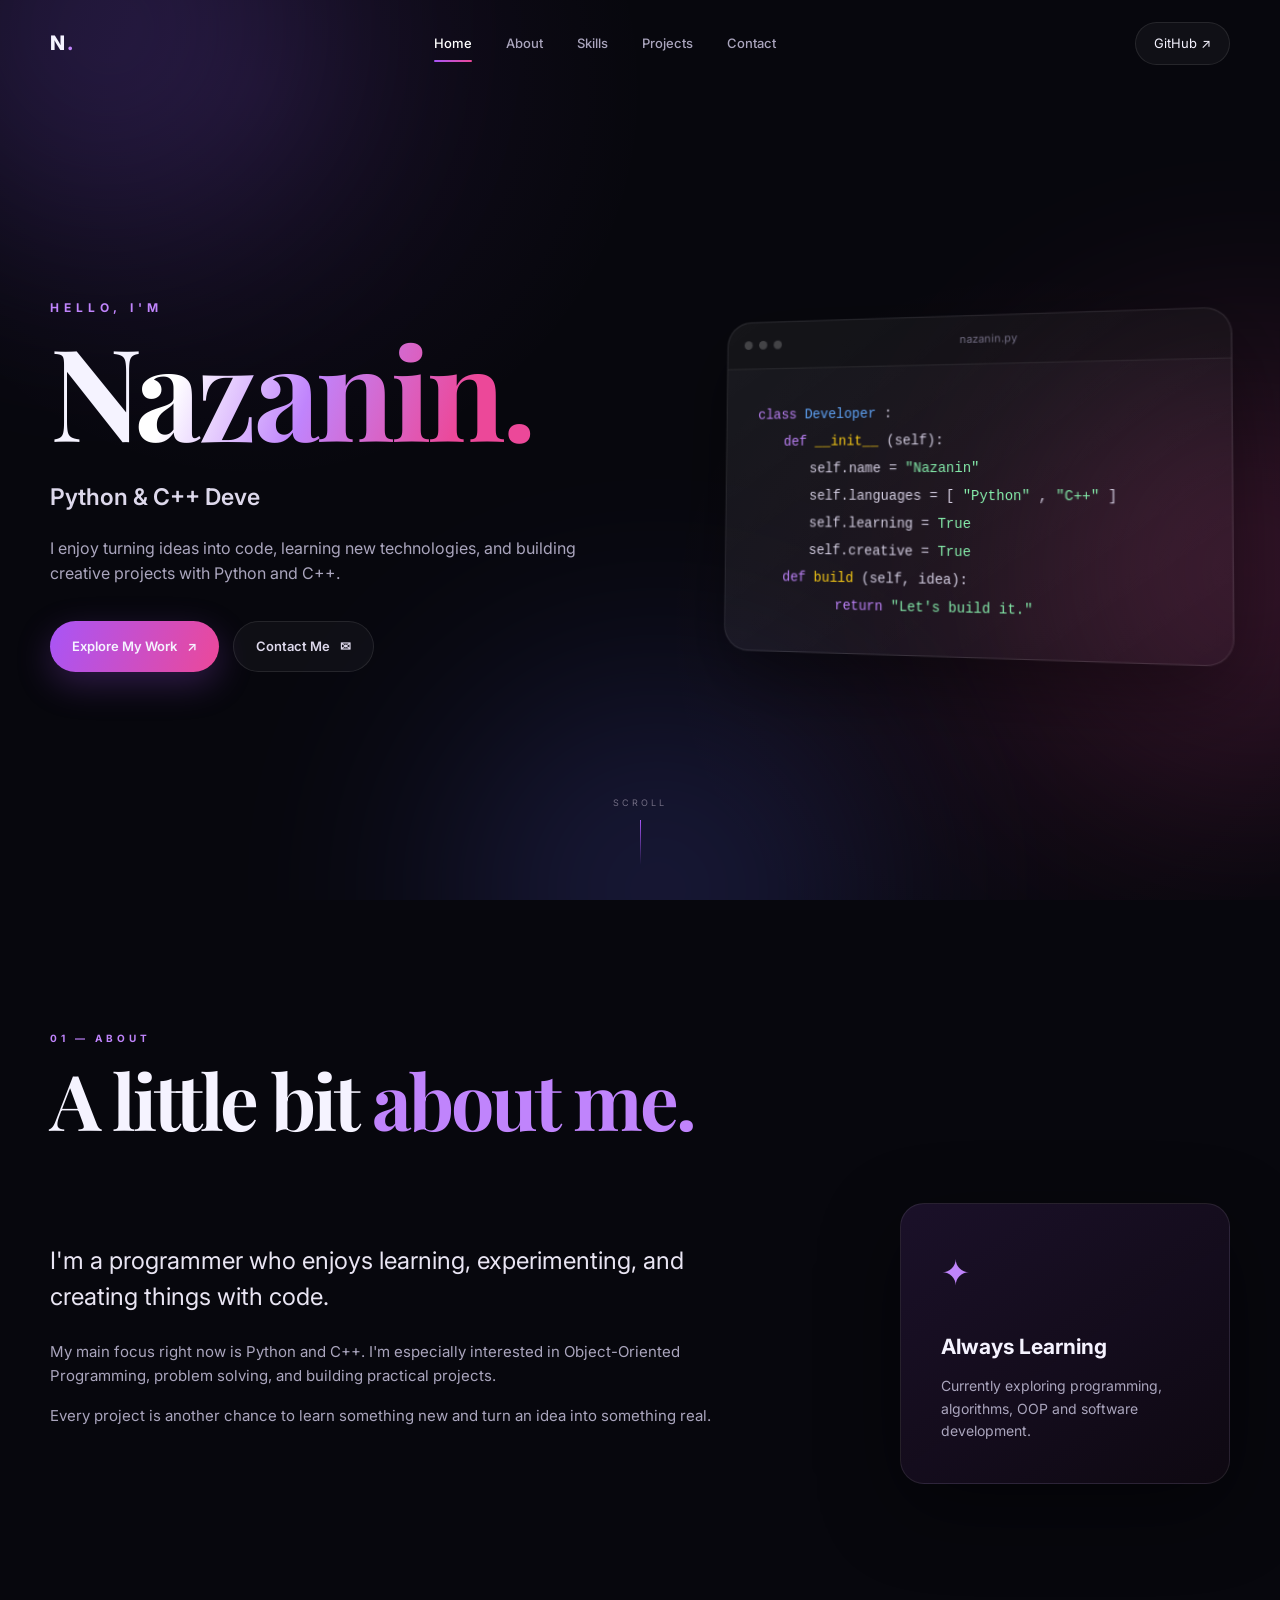
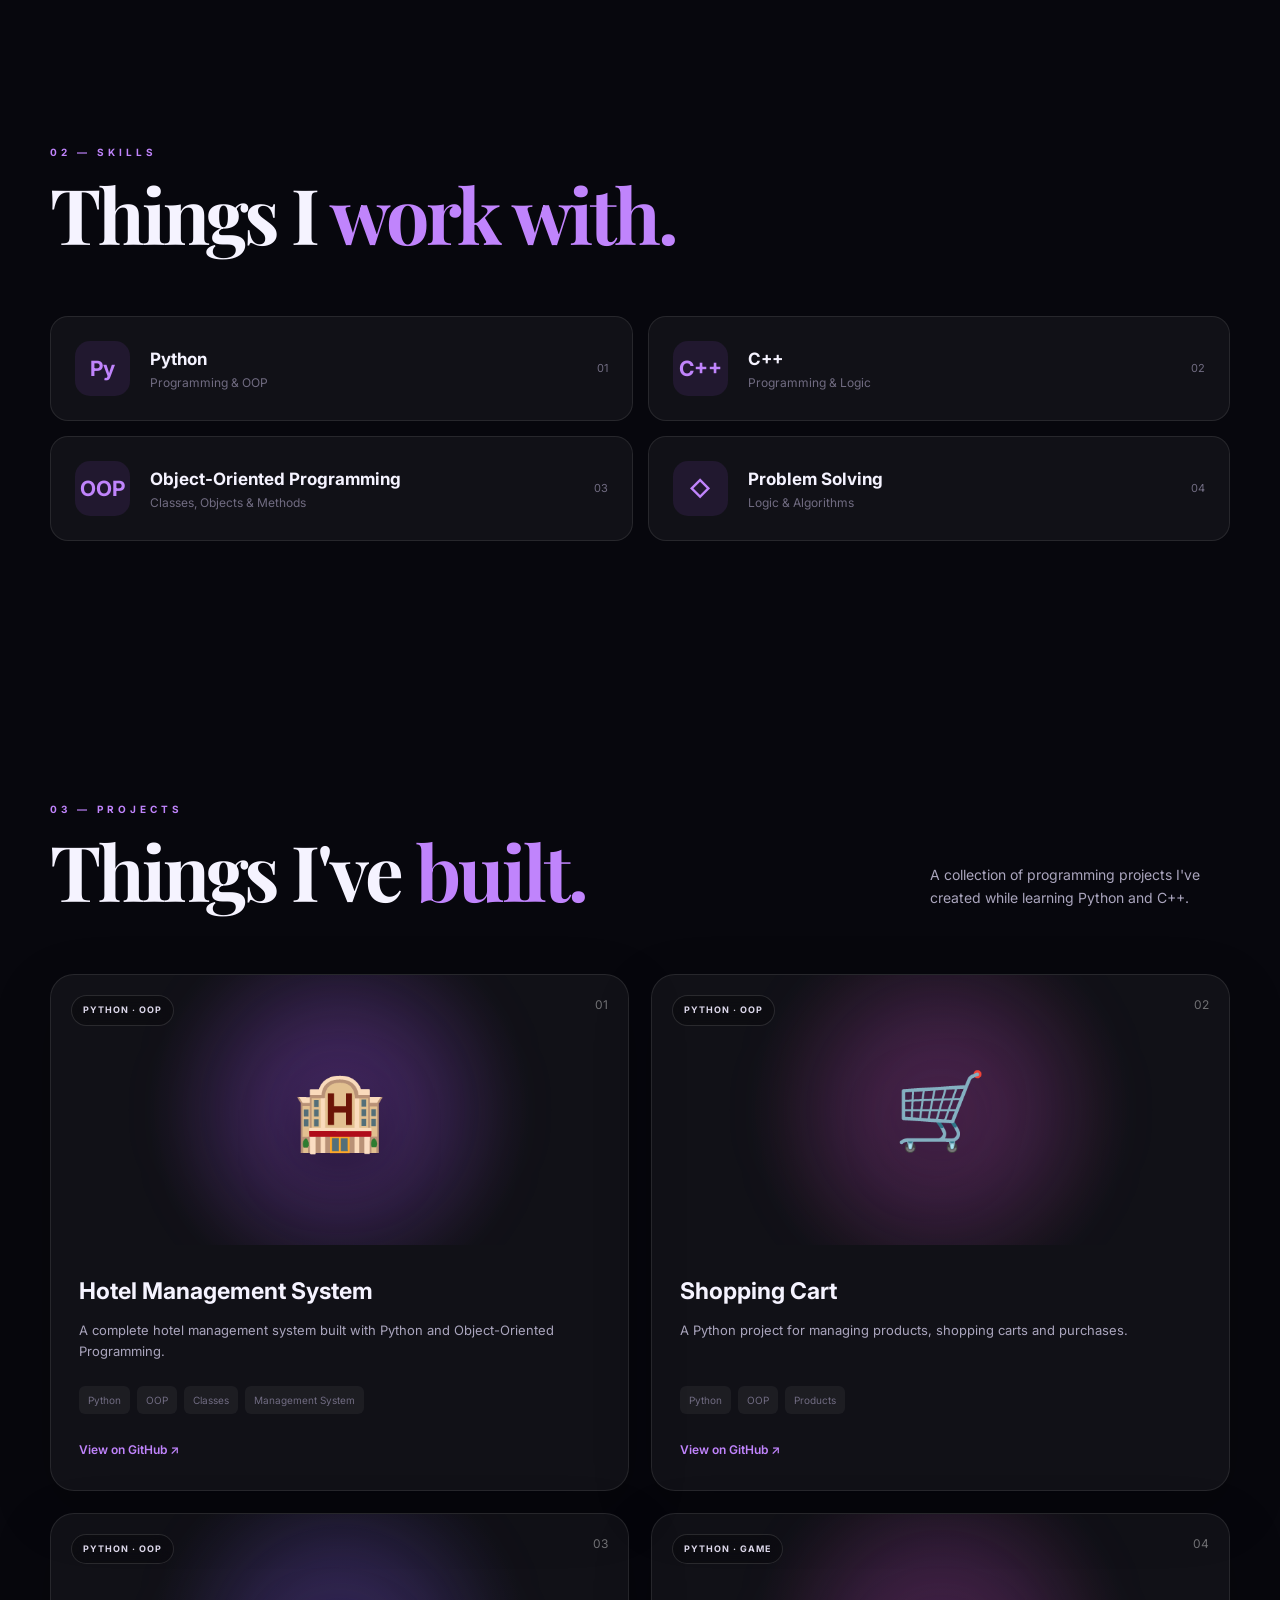
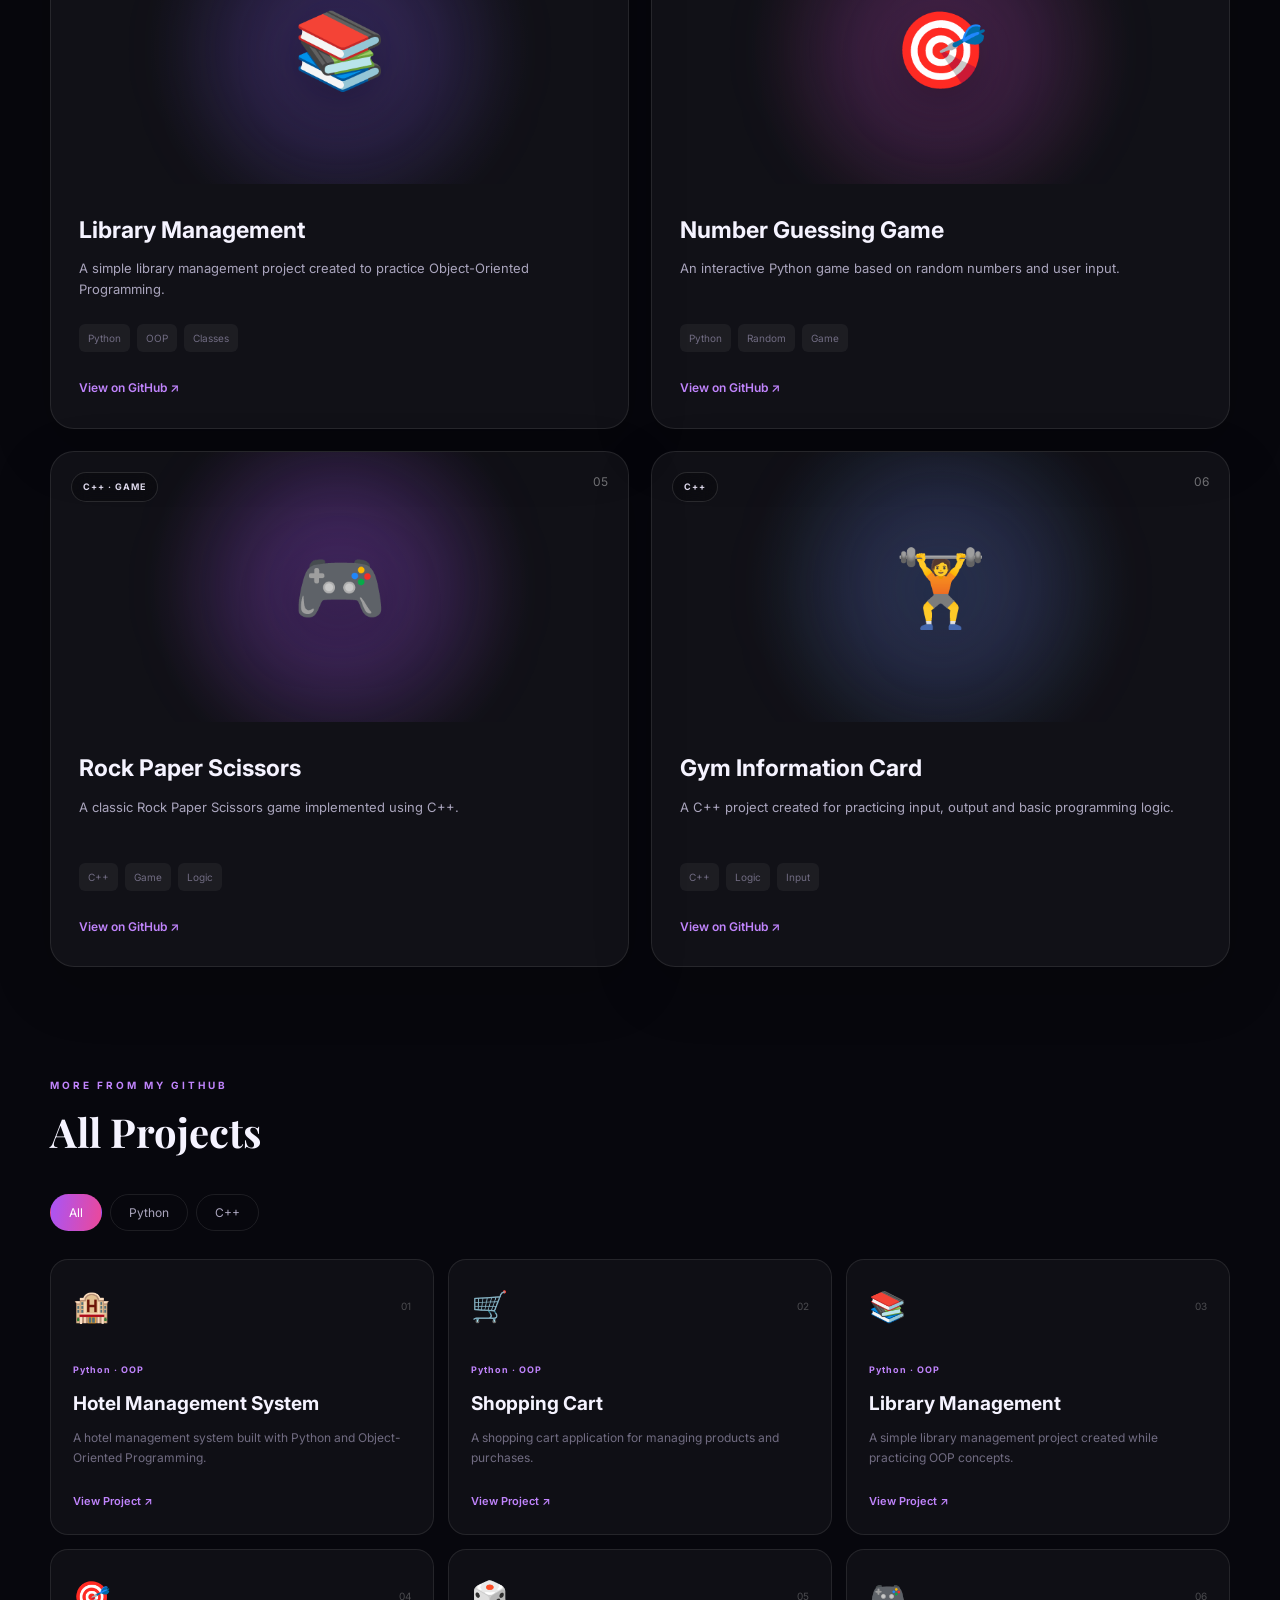
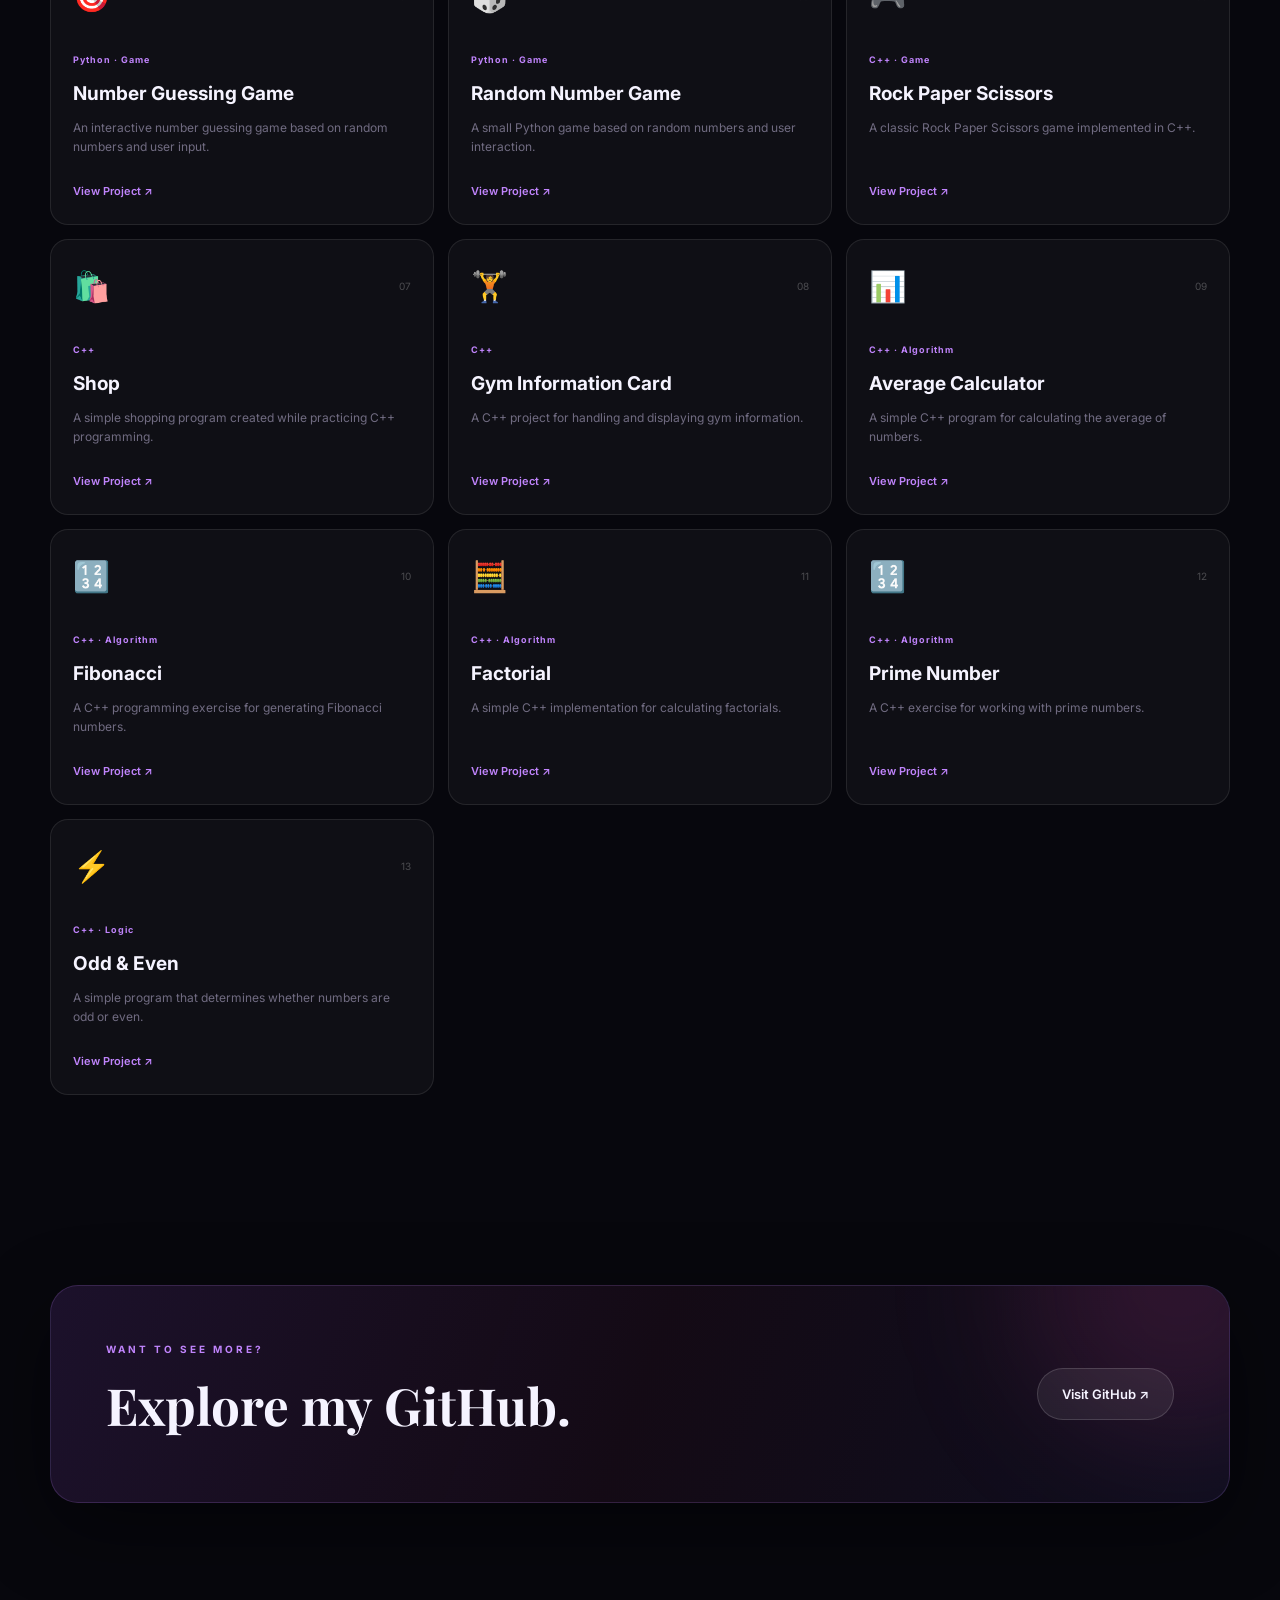
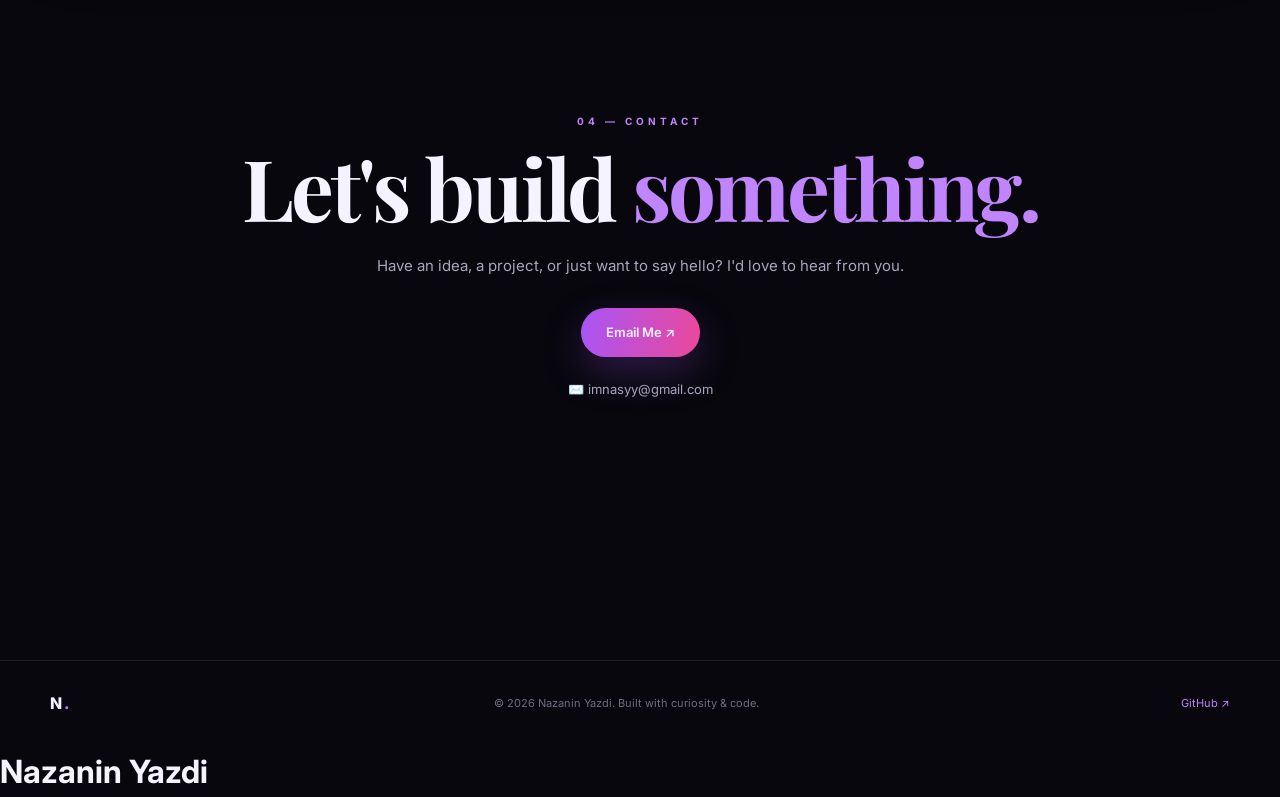
<file: index.html>
<!DOCTYPE html>
<html lang="en">

<head>
    <meta charset="UTF-8">

    <meta
        name="viewport"
        content="width=device-width, initial-scale=1.0"
    >

    <meta
        name="description"
        content="Nazanin's personal developer portfolio — Python & C++ projects."
    >

    <meta
        name="author"
        content="Nazanin Yazdi"
    >

    <title>Nazanin — Developer Portfolio</title>


    <!-- ==============================
         GOOGLE FONTS
    =============================== -->

    <link
        rel="preconnect"
        href="https://fonts.googleapis.com"
    >

    <link
        rel="preconnect"
        href="https://fonts.gstatic.com"
        crossorigin
    >

    <link
        href="https://fonts.googleapis.com/css2?family=Inter:wght@400;500;600;700;800&family=Playfair+Display:wght@500;600;700&display=swap"
        rel="stylesheet"
    >


    <!-- ==============================
         CSS
    =============================== -->

    <link
        rel="stylesheet"
        href="style.css"
    >

</head>


<body>


    <!-- =========================================
         BACKGROUND
    ========================================== -->

    <div class="background">

        <div class="glow glow-one"></div>

        <div class="glow glow-two"></div>

        <div class="glow glow-three"></div>

    </div>



    <!-- =========================================
         NAVBAR
    ========================================== -->

    <header class="navbar">

        <div class="container nav-container">


            <a
                href="#home"
                class="logo"
            >
                N<span>.</span>
            </a>


            <nav class="nav-menu">

                <a
                    href="#home"
                    class="active"
                >
                    Home
                </a>

                <a href="#about">
                    About
                </a>

                <a href="#skills">
                    Skills
                </a>

                <a href="#projects">
                    Projects
                </a>

                <a href="#contact">
                    Contact
                </a>

            </nav>


            <a
                href="https://github.com/nazaninyazdi"
                target="_blank"
                rel="noopener noreferrer"
                class="github-button"
            >
                GitHub ↗
            </a>

        </div>

    </header>



    <!-- =========================================
         HERO
    ========================================== -->

    <main>


        <section
            id="home"
            class="hero"
        >

            <div class="container hero-container">


                <!-- HERO TEXT -->

                <div class="hero-content">


                    <p class="hero-small-title">
                        HELLO, I'M
                    </p>


                    <h1>
                        N<span>azanin.</span>
                    </h1>


                    <h2>
                        Python & C++ Developer
                    </h2>


                    <p class="hero-description">

                        I enjoy turning ideas into code,
                        learning new technologies,
                        and building creative projects
                        with Python and C++.

                    </p>


                    <div class="hero-buttons">


                        <a
                            href="#projects"
                            class="primary-button"
                        >
                            Explore My Work
                            <span>↗</span>
                        </a>


                        <a
                            href="mailto:imnasyy@gmail.com"
                            class="secondary-button"
                        >
                            Contact Me
                            <span>✉</span>
                        </a>


                    </div>


                </div>



                <!-- CODE WINDOW -->

                <div class="hero-code-card">

                    <div class="code-window">


                        <div class="window-top">


                            <div class="window-dots">

                                <span></span>
                                <span></span>
                                <span></span>

                            </div>


                            <p>
                                nazanin.py
                            </p>


                        </div>



                        <div class="code-content">


                            <p>
                                <span class="code-purple">
                                    class
                                </span>

                                <span class="code-blue">
                                    Developer
                                </span>:
                            </p>


                            <p class="indent">

                                <span class="code-purple">
                                    def
                                </span>

                                <span class="code-yellow">
                                    __init__
                                </span>

                                (self):

                            </p>


                            <p class="double-indent">

                                self.name =

                                <span class="code-green">
                                    "Nazanin"
                                </span>

                            </p>


                            <p class="double-indent">

                                self.languages = [

                                <span class="code-green">
                                    "Python"
                                </span>,

                                <span class="code-green">
                                    "C++"
                                </span>

                                ]

                            </p>


                            <p class="double-indent">

                                self.learning =

                                <span class="code-green">
                                    True
                                </span>

                            </p>


                            <p class="double-indent">

                                self.creative =

                                <span class="code-green">
                                    True
                                </span>

                            </p>


                            <p class="indent">
                                <span class="code-purple">
                                    def
                                </span>

                                <span class="code-yellow">
                                    build
                                </span>

                                (self, idea):

                            </p>


                            <p class="triple-indent">

                                <span class="code-purple">
                                    return
                                </span>

                                <span class="code-green">
                                    "Let's build it."
                                </span>

                            </p>


                        </div>

                    </div>

                </div>


            </div>



            <!-- SCROLL INDICATOR -->

            <div class="scroll-indicator">

                <span>
                    SCROLL
                </span>

                <div class="scroll-line"></div>

            </div>


        </section>



        <!-- =========================================
             ABOUT
        ========================================== -->

        <section
            id="about"
            class="section about-section"
        >

            <div class="container">


                <div class="section-heading">

                    <p class="section-number">
                        01 — ABOUT
                    </p>

                    <h2>
                        A little bit
                        <span>about me.</span>
                    </h2>

                </div>



                <div class="about-grid">


                    <div class="about-text">


                        <p class="large-text">

                            I'm a programmer who enjoys
                            learning, experimenting,
                            and creating things with code.

                        </p>


                        <p>

                            My main focus right now is
                            Python and C++. I'm especially
                            interested in Object-Oriented
                            Programming, problem solving,
                            and building practical projects.

                        </p>


                        <p>

                            Every project is another chance
                            to learn something new and turn
                            an idea into something real.

                        </p>


                    </div>



                    <div class="about-card">


                        <div class="about-card-icon">
                            ✦
                        </div>


                        <h3>
                            Always Learning
                        </h3>


                        <p>

                            Currently exploring
                            programming, algorithms,
                            OOP and software development.

                        </p>


                    </div>


                </div>

            </div>

        </section>



        <!-- =========================================
             SKILLS
        ========================================== -->

        <section
            id="skills"
            class="section skills-section"
        >

            <div class="container">


                <div class="section-heading">

                    <p class="section-number">
                        02 — SKILLS
                    </p>

                    <h2>
                        Things I
                        <span>work with.</span>
                    </h2>

                </div>



                <div class="skills-grid">


                    <!-- PYTHON -->

                    <div class="skill-card">

                        <div class="skill-icon">
                            Py
                        </div>


                        <div class="skill-info">

                            <h3>
                                Python
                            </h3>

                            <p>
                                Programming & OOP
                            </p>

                        </div>


                        <span class="skill-number">
                            01
                        </span>

                    </div>



                    <!-- C++ -->

                    <div class="skill-card">

                        <div class="skill-icon">
                            C++
                        </div>


                        <div class="skill-info">

                            <h3>
                                C++
                            </h3>

                            <p>
                                Programming & Logic
                            </p>

                        </div>


                        <span class="skill-number">
                            02
                        </span>

                    </div>



                    <!-- OOP -->

                    <div class="skill-card">

                        <div class="skill-icon">
                            OOP
                        </div>


                        <div class="skill-info">

                            <h3>
                                Object-Oriented Programming
                            </h3>

                            <p>
                                Classes, Objects & Methods
                            </p>

                        </div>


                        <span class="skill-number">
                            03
                        </span>

                    </div>



                    <!-- PROBLEM SOLVING -->

                    <div class="skill-card">

                        <div class="skill-icon">
                            ◇
                        </div>


                        <div class="skill-info">

                            <h3>
                                Problem Solving
                            </h3>

                            <p>
                                Logic & Algorithms
                            </p>

                        </div>


                        <span class="skill-number">
                            04
                        </span>

                    </div>


                </div>

            </div>

        </section>



        <!-- =========================================
             PROJECTS
        ========================================== -->

        <section
            id="projects"
            class="section projects-section"
        >

            <div class="container">


                <div
                    class="section-heading projects-heading"
                >


                    <div>

                        <p class="section-number">
                            03 — PROJECTS
                        </p>

                        <h2>
                            Things I've
                            <span>built.</span>
                        </h2>

                    </div>


                    <p class="projects-intro">

                        A collection of programming
                        projects I've created while
                        learning Python and C++.

                    </p>


                </div>



                <!-- FEATURED PROJECTS -->

                <div class="featured-projects">


                    <!-- HOTEL -->

                    <article class="project-card">


                        <div class="project-image">


                            <span class="project-category">
                                PYTHON · OOP
                            </span>


                            <span class="project-number">
                                01
                            </span>


                            <div class="project-symbol">
                                🏨
                            </div>


                        </div>



                        <div class="project-content">


                            <h3>
                                Hotel Management System
                            </h3>


                            <p>

                                A complete hotel management
                                system built with Python and
                                Object-Oriented Programming.

                            </p>


                            <div class="project-tags">

                                <span>
                                    Python
                                </span>

                                <span>
                                    OOP
                                </span>

                                <span>
                                    Classes
                                </span>

                                <span>
                                    Management System
                                </span>

                            </div>


                            <a
                                href="https://github.com/nazaninyazdi/Python"
                                target="_blank"
                                rel="noopener noreferrer"
                                class="project-link"
                            >
                                View on GitHub ↗
                            </a>


                        </div>

                    </article>



                    <!-- SHOPPING -->

                    <article class="project-card">


                        <div class="project-image shopping-project">


                            <span class="project-category">
                                PYTHON · OOP
                            </span>


                            <span class="project-number">
                                02
                            </span>


                            <div class="project-symbol">
                                🛒
                            </div>


                        </div>



                        <div class="project-content">


                            <h3>
                                Shopping Cart
                            </h3>


                            <p>

                                A Python project for managing
                                products, shopping carts and
                                purchases.

                            </p>


                            <div class="project-tags">

                                <span>
                                    Python
                                </span>

                                <span>
                                    OOP
                                </span>

                                <span>
                                    Products
                                </span>

                            </div>


                            <a
                                href="https://github.com/nazaninyazdi/Python"
                                target="_blank"
                                rel="noopener noreferrer"
                                class="project-link"
                            >
                                View on GitHub ↗
                            </a>


                        </div>

                    </article>



                    <!-- LIBRARY -->

                    <article class="project-card">


                        <div class="project-image library-project">


                            <span class="project-category">
                                PYTHON · OOP
                            </span>


                            <span class="project-number">
                                03
                            </span>


                            <div class="project-symbol">
                                📚
                            </div>


                        </div>



                        <div class="project-content">


                            <h3>
                                Library Management
                            </h3>


                            <p>

                                A simple library management
                                project created to practice
                                Object-Oriented Programming.

                            </p>


                            <div class="project-tags">

                                <span>
                                    Python
                                </span>

                                <span>
                                    OOP
                                </span>

                                <span>
                                    Classes
                                </span>

                            </div>


                            <a
                                href="https://github.com/nazaninyazdi/Python"
                                target="_blank"
                                rel="noopener noreferrer"
                                class="project-link"
                            >
                                View on GitHub ↗
                            </a>


                        </div>

                    </article>



                    <!-- GAME -->

                    <article class="project-card">


                        <div class="project-image game-project">


                            <span class="project-category">
                                PYTHON · GAME
                            </span>


                            <span class="project-number">
                                04
                            </span>


                            <div class="project-symbol">
                                🎯
                            </div>


                        </div>



                        <div class="project-content">


                            <h3>
                                Number Guessing Game
                            </h3>


                            <p>

                                An interactive Python game
                                based on random numbers
                                and user input.

                            </p>


                            <div class="project-tags">

                                <span>
                                    Python
                                </span>

                                <span>
                                    Random
                                </span>

                                <span>
                                    Game
                                </span>

                            </div>


                            <a
                                href="https://github.com/nazaninyazdi/Python"
                                target="_blank"
                                rel="noopener noreferrer"
                                class="project-link"
                            >
                                View on GitHub ↗
                            </a>


                        </div>

                    </article>



                    <!-- C++ GAME -->

                    <article class="project-card">


                        <div class="project-image">


                            <span class="project-category">
                                C++ · GAME
                            </span>


                            <span class="project-number">
                                05
                            </span>


                            <div class="project-symbol">
                                🎮
                            </div>


                        </div>



                        <div class="project-content">


                            <h3>
                                Rock Paper Scissors
                            </h3>


                            <p>

                                A classic Rock Paper Scissors
                                game implemented using C++.

                            </p>


                            <div class="project-tags">

                                <span>
                                    C++
                                </span>

                                <span>
                                    Game
                                </span>

                                <span>
                                    Logic
                                </span>

                            </div>


                            <a
                                href="https://github.com/nazaninyazdi/CPP"
                                target="_blank"
                                rel="noopener noreferrer"
                                class="project-link"
                            >
                                View on GitHub ↗
                            </a>


                        </div>

                    </article>



                    <!-- GYM -->

                    <article class="project-card">


                        <div class="project-image gym-project">


                            <span class="project-category">
                                C++
                            </span>


                            <span class="project-number">
                                06
                            </span>


                            <div class="project-symbol">
                                🏋️
                            </div>


                        </div>



                        <div class="project-content">


                            <h3>
                                Gym Information Card
                            </h3>


                            <p>

                                A C++ project created for
                                practicing input, output and
                                basic programming logic.

                            </p>


                            <div class="project-tags">

                                <span>
                                    C++
                                </span>

                                <span>
                                    Logic
                                </span>

                                <span>
                                    Input
                                </span>

                            </div>


                            <a
                                href="https://github.com/nazaninyazdi/CPP"
                                target="_blank"
                                rel="noopener noreferrer"
                                class="project-link"
                            >
                                View on GitHub ↗
                            </a>


                        </div>

                    </article>


                </div>



                <!-- =====================================
                     ALL PROJECTS
                ====================================== -->

                <div class="all-projects">


                    <div class="all-projects-header">

                        <p>
                            MORE FROM MY GITHUB
                        </p>

                        <h3>
                            All Projects
                        </h3>

                    </div>



                    <div class="filter-buttons">


                        <button
                            class="filter-button active"
                            data-filter="all"
                        >
                            All
                        </button>


                        <button
                            class="filter-button"
                            data-filter="python"
                        >
                            Python
                        </button>


                        <button
                            class="filter-button"
                            data-filter="cpp"
                        >
                            C++
                        </button>


                    </div>



                    <div
                        id="all-projects-grid"
                        class="all-projects-grid"
                    >
                    </div>


                </div>


            </div>

        </section>



        <!-- =========================================
             GITHUB
        ========================================== -->

        <section class="github-section">


            <div class="container">


                <div class="github-card">


                    <div>

                        <p>
                            WANT TO SEE MORE?
                        </p>

                        <h2>
                            Explore my GitHub.
                        </h2>

                    </div>


                    <a
                        href="https://github.com/nazaninyazdi"
                        target="_blank"
                        rel="noopener noreferrer"
                        class="github-large-button"
                    >
                        Visit GitHub ↗
                    </a>


                </div>

            </div>


        </section>



        <!-- =========================================
             CONTACT
        ========================================== -->

        <section
            id="contact"
            class="section contact-section"
        >


            <div class="container">


                <div class="contact-content">


                    <p class="section-number">
                        04 — CONTACT
                    </p>


                    <h2>

                        Let's build
                        <span>something.</span>

                    </h2>


                    <p>

                        Have an idea, a project,
                        or just want to say hello?

                        I'd love to hear from you.

                    </p>


                    <a
                        href="mailto:imnasyy@gmail.com"
                        class="contact-button"
                    >
                        Email Me
                        ↗
                    </a>


                    <p
                        style="
                            margin-top: 22px;
                            color: #aaa5bd;
                            font-size: 13px;
                        "
                    >

                        ✉️
                        imnasyy@gmail.com

                    </p>


                </div>


            </div>


        </section>


    </main>



    <!-- =========================================
         FOOTER
    ========================================== -->

    <footer class="footer">


        <div class="container footer-container">


            <div class="footer-logo">

                N<span>.</span>

            </div>


            <p>

                © 2026 Nazanin Yazdi.
                Built with curiosity & code.

            </p>


            <a
                href="https://github.com/nazaninyazdi"
                target="_blank"
                rel="noopener noreferrer"
            >
                GitHub ↗
            </a>


        </div>


    </footer>



    <!-- =========================================
         JAVASCRIPT
    ========================================== -->

    <script
        src="script.js"
    ></script>


</body>

</html>
<title>Nazanin Yazdi | Portfolio</title>

<meta name="description"
      content="Nazanin Yazdi's personal portfolio featuring Python and C++ projects.">

<meta name="author" content="Nazanin Yazdi">
<h1>Nazanin Yazdi</h1>
</file>
<file: style.css>
/* =========================================================
   NAZANIN PORTFOLIO
   Dark Luxury / Neon / Glassmorphism
========================================================= */


/* =========================================================
   RESET
========================================================= */

* {
    margin: 0;
    padding: 0;
    box-sizing: border-box;
}

html {
    scroll-behavior: smooth;
}

body {
    font-family: "Inter", sans-serif;
    background: #07070d;
    color: #f5f3ff;
    line-height: 1.6;
    overflow-x: hidden;
}

body::selection {
    background: #a855f7;
    color: white;
}

a {
    color: inherit;
    text-decoration: none;
}

button {
    font-family: inherit;
}

img {
    max-width: 100%;
    display: block;
}


/* =========================================================
   VARIABLES
========================================================= */

:root {
    --bg: #07070d;
    --bg-soft: #0d0c16;
    --card: rgba(255, 255, 255, 0.045);
    --card-hover: rgba(255, 255, 255, 0.075);

    --white: #ffffff;
    --text: #f5f3ff;
    --text-soft: #aaa5bd;
    --text-muted: #716c82;

    --purple: #a855f7;
    --purple-light: #c084fc;
    --pink: #ec4899;
    --blue: #6366f1;
    --cyan: #22d3ee;

    --border: rgba(255, 255, 255, 0.09);

    --radius: 24px;
    --container: 1180px;

    --shadow:
        0 25px 80px rgba(0, 0, 0, 0.45);
}


/* =========================================================
   CONTAINER
========================================================= */

.container {
    width: min(
        calc(100% - 40px),
        var(--container)
    );

    margin: 0 auto;
}


/* =========================================================
   BACKGROUND
========================================================= */

.background {
    position: fixed;
    inset: 0;

    z-index: -10;

    pointer-events: none;

    overflow: hidden;

    background:
        radial-gradient(
            circle at 20% 10%,
            rgba(168, 85, 247, 0.08),
            transparent 30%
        ),
        radial-gradient(
            circle at 80% 70%,
            rgba(236, 72, 153, 0.06),
            transparent 30%
        ),
        #07070d;
}

.glow {
    position: absolute;

    width: 420px;
    height: 420px;

    border-radius: 50%;

    filter: blur(120px);

    opacity: 0.2;

    transition: transform 0.8s ease;
}

.glow-one {
    top: -180px;
    left: -100px;
    background: #8b5cf6;
}

.glow-two {
    top: 40%;
    right: -180px;
    background: #ec4899;
}

.glow-three {
    bottom: -200px;
    left: 35%;
    background: #6366f1;
}


/* =========================================================
   NAVBAR
========================================================= */

.navbar {
    position: fixed;

    top: 0;
    left: 0;
    right: 0;

    z-index: 1000;

    padding: 22px 0;

    transition:
        background 0.4s ease,
        backdrop-filter 0.4s ease,
        padding 0.4s ease;
}

.navbar-scrolled {
    padding: 14px 0;

    background:
        rgba(7, 7, 13, 0.75);

    backdrop-filter: blur(20px);

    border-bottom:
        1px solid rgba(255, 255, 255, 0.07);
}

.nav-container {
    display: flex;

    align-items: center;
    justify-content: space-between;

    gap: 30px;
}

.logo {
    font-size: 20px;
    font-weight: 800;

    letter-spacing: 2px;
}

.logo span,
.footer-logo span {
    color: var(--purple-light);
}

.nav-menu {
    display: flex;

    align-items: center;

    gap: 34px;
}

.nav-menu a {
    position: relative;

    color: var(--text-soft);

    font-size: 13px;
    font-weight: 500;

    transition:
        color 0.3s ease;
}

.nav-menu a::after {
    content: "";

    position: absolute;

    left: 50%;
    bottom: -8px;

    width: 0;
    height: 2px;

    transform: translateX(-50%);

    border-radius: 10px;

    background:
        linear-gradient(
            90deg,
            var(--purple),
            var(--pink)
        );

    transition:
        width 0.3s ease;
}

.nav-menu a:hover,
.nav-menu a.active {
    color: white;
}

.nav-menu a:hover::after,
.nav-menu a.active::after {
    width: 100%;
}

.github-button {
    padding: 10px 18px;

    border:
        1px solid var(--border);

    border-radius: 999px;

    background:
        rgba(255, 255, 255, 0.04);

    font-size: 13px;

    transition:
        0.3s ease;
}

.github-button:hover {
    border-color:
        rgba(192, 132, 252, 0.5);

    background:
        rgba(168, 85, 247, 0.12);

    transform: translateY(-2px);
}


/* =========================================================
   HERO
========================================================= */

.hero {
    position: relative;

    min-height: 100vh;

    display: flex;
    align-items: center;

    padding:
        150px 0 80px;
}

.hero-container {
    display: grid;

    grid-template-columns:
        1.05fr 0.95fr;

    align-items: center;

    gap: 70px;
}

.hero-small-title {
    margin-bottom: 12px;

    color: var(--purple-light);

    font-size: 12px;
    font-weight: 700;

    letter-spacing: 5px;
}

.hero h1 {
    font-family:
        "Playfair Display",
        serif;

    font-size:
        clamp(70px, 9vw, 125px);

    line-height: 0.95;

    letter-spacing: -5px;
}

.hero h1 span {
    display: block;

    background:
        linear-gradient(
            110deg,
            #ffffff 15%,
            #c084fc 45%,
            #ec4899 80%
        );

    -webkit-background-clip: text;
    background-clip: text;

    color: transparent;
}

.hero h2 {
    min-height: 32px;

    margin-top: 28px;

    font-size: 23px;
    font-weight: 600;

    color: #ddd8eb;
}

.hero-description {
    max-width: 570px;

    margin-top: 20px;

    color: var(--text-soft);

    font-size: 16px;
}

.hero-buttons {
    display: flex;

    flex-wrap: wrap;

    gap: 14px;

    margin-top: 34px;
}

.primary-button,
.secondary-button {
    display: inline-flex;

    align-items: center;
    justify-content: center;

    gap: 10px;

    padding:
        14px 22px;

    border-radius: 999px;

    font-size: 13px;
    font-weight: 600;

    transition:
        transform 0.3s ease,
        box-shadow 0.3s ease,
        background 0.3s ease;
}

.primary-button {
    background:
        linear-gradient(
            110deg,
            var(--purple),
            var(--pink)
        );

    box-shadow:
        0 12px 35px
        rgba(168, 85, 247, 0.25);
}

.primary-button:hover {
    transform: translateY(-3px);

    box-shadow:
        0 18px 45px
        rgba(168, 85, 247, 0.4);
}

.secondary-button {
    border:
        1px solid var(--border);

    background:
        rgba(255, 255, 255, 0.035);

    color: #ddd8eb;
}

.secondary-button:hover {
    transform: translateY(-3px);

    background:
        rgba(255, 255, 255, 0.08);
}


/* =========================================================
   CODE WINDOW
========================================================= */

.hero-code-card {
    display: flex;

    justify-content: center;
}

.code-window {
    position: relative;

    width: 100%;
    max-width: 510px;

    overflow: hidden;

    border:
        1px solid
        rgba(255, 255, 255, 0.1);

    border-radius: 26px;

    background:
        linear-gradient(
            145deg,
            rgba(255, 255, 255, 0.075),
            rgba(255, 255, 255, 0.025)
        );

    backdrop-filter: blur(20px);

    box-shadow:
        var(--shadow);

    transform:
        perspective(900px)
        rotateY(-5deg)
        rotateX(2deg);

    transition:
        transform 0.5s ease;
}

.code-window:hover {
    transform:
        perspective(900px)
        rotateY(0)
        rotateX(0)
        translateY(-5px);
}

.window-top {
    display: flex;

    align-items: center;

    padding:
        15px 18px;

    border-bottom:
        1px solid var(--border);

    background:
        rgba(0, 0, 0, 0.2);
}

.window-dots {
    display: flex;

    gap: 7px;
}

.window-dots span {
    width: 9px;
    height: 9px;

    border-radius: 50%;

    background:
        rgba(255, 255, 255, 0.2);
}

.window-top p {
    margin-left: auto;
    margin-right: auto;

    color: var(--text-muted);

    font-size: 11px;
}

.code-content {
    padding: 34px;

    font-family:
        "Courier New",
        monospace;

    font-size: 14px;

    line-height: 2;
}

.code-content p {
    color: #d7d1e5;
}

.indent {
    padding-left: 28px;
}

.double-indent {
    padding-left: 56px;
}

.triple-indent {
    padding-left: 84px;
}

.code-purple {
    color: #c084fc;
}

.code-blue {
    color: #60a5fa;
}

.code-yellow {
    color: #facc15;
}

.code-orange {
    color: #fb923c;
}

.code-green {
    color: #86efac;
}


/* =========================================================
   SCROLL INDICATOR
========================================================= */

.scroll-indicator {
    position: absolute;

    bottom: 35px;
    left: 50%;

    transform: translateX(-50%);

    display: flex;

    flex-direction: column;

    align-items: center;

    gap: 10px;

    color: var(--text-muted);

    font-size: 9px;

    letter-spacing: 3px;
}

.scroll-line {
    width: 1px;
    height: 45px;

    background:
        linear-gradient(
            to bottom,
            var(--purple),
            transparent
        );
}


/* =========================================================
   SECTIONS
========================================================= */

.section {
    padding:
        130px 0;
}

.section-heading {
    margin-bottom: 65px;
}

.section-number {
    margin-bottom: 15px;

    color: var(--purple-light);

    font-size: 10px;
    font-weight: 700;

    letter-spacing: 4px;
}

.section-heading h2 {
    max-width: 700px;

    font-family:
        "Playfair Display",
        serif;

    font-size:
        clamp(45px, 6vw, 78px);

    line-height: 1;

    letter-spacing: -3px;
}

.section-heading h2 span {
    color: var(--purple-light);
}


/* =========================================================
   ABOUT
========================================================= */

.about-grid {
    display: grid;

    grid-template-columns:
        1.4fr 0.6fr;

    gap: 80px;

    align-items: center;
}

.about-text {
    max-width: 700px;
}

.large-text {
    margin-bottom: 25px;

    color: #e9e5f3;

    font-size: 24px;

    line-height: 1.5;
}

.about-text p:not(.large-text) {
    margin-bottom: 16px;

    color: var(--text-soft);

    font-size: 15px;
}

.about-card {
    padding: 40px;

    border:
        1px solid var(--border);

    border-radius: var(--radius);

    background:
        linear-gradient(
            145deg,
            rgba(168, 85, 247, 0.12),
            rgba(236, 72, 153, 0.035)
        );

    box-shadow:
        var(--shadow);
}

.about-card-icon {
    margin-bottom: 30px;

    color: var(--purple-light);

    font-size: 35px;
}

.about-card h3 {
    margin-bottom: 12px;

    font-size: 21px;
}

.about-card p {
    color: var(--text-soft);

    font-size: 14px;
}


/* =========================================================
   SKILLS
========================================================= */

.skills-grid {
    display: grid;

    grid-template-columns:
        repeat(2, 1fr);

    gap: 15px;
}

.skill-card {
    position: relative;

    display: flex;

    align-items: center;

    gap: 20px;

    padding: 24px;

    overflow: hidden;

    border:
        1px solid var(--border);

    border-radius: 18px;

    background:
        var(--card);

    transition:
        0.35s ease;
}

.skill-card::before {
    content: "";

    position: absolute;

    inset: 0;

    background:
        radial-gradient(
            circle at var(--mouse-x, 50%) var(--mouse-y, 50%),
            rgba(168, 85, 247, 0.12),
            transparent 35%
        );

    opacity: 0;

    transition:
        opacity 0.3s ease;
}

.skill-card:hover {
    transform: translateY(-5px);

    background:
        var(--card-hover);

    border-color:
        rgba(168, 85, 247, 0.25);
}

.skill-card:hover::before {
    opacity: 1;
}

.skill-icon {
    position: relative;
    z-index: 1;

    width: 55px;
    height: 55px;

    display: grid;
    place-items: center;

    border-radius: 15px;

    background:
        rgba(168, 85, 247, 0.1);

    color: #c084fc;

    font-size: 21px;
    font-weight: 700;
}

.skill-info {
    position: relative;
    z-index: 1;
}

.skill-info h3 {
    font-size: 17px;
}

.skill-info p {
    color: var(--text-muted);

    font-size: 12px;
}

.skill-number {
    position: relative;
    z-index: 1;

    margin-left: auto;

    color: var(--text-muted);

    font-size: 11px;
}


/* =========================================================
   PROJECTS
========================================================= */

.projects-heading {
    display: flex;

    align-items: flex-end;

    justify-content: space-between;

    gap: 40px;
}

.projects-intro {
    max-width: 300px;

    color: var(--text-soft);

    font-size: 14px;
}

.featured-projects {
    display: grid;

    grid-template-columns:
        repeat(2, 1fr);

    gap: 22px;
}

.project-card {
    position: relative;

    overflow: hidden;

    border:
        1px solid var(--border);

    border-radius: var(--radius);

    background:
        var(--card);

    box-shadow:
        0 20px 60px
        rgba(0, 0, 0, 0.2);

    transition:
        transform 0.4s ease,
        border-color 0.4s ease,
        box-shadow 0.4s ease;
}

.project-card:hover {
    transform: translateY(-8px);

    border-color:
        rgba(192, 132, 252, 0.28);

    box-shadow:
        0 30px 80px
        rgba(0, 0, 0, 0.4);
}

.project-card::after {
    content: "";

    position: absolute;

    inset: 0;

    pointer-events: none;

    background:
        radial-gradient(
            circle at var(--mouse-x, 50%) var(--mouse-y, 50%),
            rgba(168, 85, 247, 0.11),
            transparent 35%
        );

    opacity: 0;

    transition:
        opacity 0.3s ease;
}

.project-card:hover::after {
    opacity: 1;
}

.project-image {
    position: relative;

    height: 270px;

    display: grid;

    place-items: center;

    overflow: hidden;

    background:
        radial-gradient(
            circle,
            rgba(168, 85, 247, 0.25),
            transparent 60%
        );
}

.project-image::before {
    content: "";

    position: absolute;

    width: 250px;
    height: 250px;

    border-radius: 50%;

    background:
        rgba(168, 85, 247, 0.14);

    filter: blur(45px);
}

.shopping-project {
    background:
        radial-gradient(
            circle,
            rgba(236, 72, 153, 0.2),
            transparent 60%
        );
}

.atm-project {
    background:
        radial-gradient(
            circle,
            rgba(34, 211, 238, 0.15),
            transparent 60%
        );
}

.library-project {
    background:
        radial-gradient(
            circle,
            rgba(99, 102, 241, 0.2),
            transparent 60%
        );
}

.game-project {
    background:
        radial-gradient(
            circle,
            rgba(236, 72, 153, 0.18),
            transparent 60%
        );
}

.gym-project {
    background:
        radial-gradient(
            circle,
            rgba(34, 211, 238, 0.16),
            transparent 60%
        );
}

.project-category {
    position: absolute;

    top: 20px;
    left: 20px;

    padding: 7px 11px;

    border:
        1px solid
        rgba(255, 255, 255, 0.12);

    border-radius: 999px;

    background:
        rgba(0, 0, 0, 0.22);

    backdrop-filter: blur(10px);

    color: #ddd8eb;

    font-size: 9px;
    font-weight: 700;

    letter-spacing: 1px;
}

.project-number {
    position: absolute;

    top: 20px;
    right: 20px;

    color:
        rgba(255, 255, 255, 0.4);

    font-size: 12px;
}

.project-symbol {
    position: relative;
    z-index: 2;

    font-size: 75px;

    filter:
        drop-shadow(
            0 15px 30px
            rgba(0, 0, 0, 0.4)
        );

    transition:
        transform 0.4s ease;
}

.project-card:hover .project-symbol {
    transform:
        scale(1.12)
        rotate(-3deg);
}

.project-content {
    position: relative;
    z-index: 2;

    padding: 28px;
}

.project-content h3 {
    margin-bottom: 10px;

    font-size: 23px;
}

.project-content p {
    min-height: 48px;

    margin-bottom: 18px;

    color: var(--text-soft);

    font-size: 13px;
}

.project-tags {
    display: flex;

    flex-wrap: wrap;

    gap: 7px;

    margin-bottom: 22px;
}

.project-tags span {
    padding: 6px 9px;

    border-radius: 6px;

    background:
        rgba(255, 255, 255, 0.05);

    color: var(--text-muted);

    font-size: 10px;
}

.project-link {
    color: var(--purple-light);

    font-size: 12px;
    font-weight: 600;

    transition:
        color 0.3s ease;
}

.project-link:hover {
    color: white;
}


/* =========================================================
   ALL PROJECTS
========================================================= */

.all-projects {
    margin-top: 110px;
}

.all-projects-header {
    margin-bottom: 30px;
}

.all-projects-header p {
    color: var(--purple-light);

    font-size: 10px;
    font-weight: 700;

    letter-spacing: 3px;
}

.all-projects-header h3 {
    margin-top: 7px;

    font-family:
        "Playfair Display",
        serif;

    font-size: 40px;
}

.filter-buttons {
    display: flex;

    gap: 8px;

    margin-bottom: 28px;
}

.filter-button {
    padding: 10px 18px;

    border:
        1px solid var(--border);

    border-radius: 999px;

    background:
        transparent;

    color: var(--text-soft);

    cursor: pointer;

    font-size: 12px;

    transition:
        0.3s ease;
}

.filter-button:hover {
    color: white;

    background:
        rgba(255, 255, 255, 0.05);
}

.filter-button.active {
    border-color:
        transparent;

    background:
        linear-gradient(
            100deg,
            var(--purple),
            var(--pink)
        );

    color: white;
}

.all-projects-grid {
    display: grid;

    grid-template-columns:
        repeat(3, 1fr);

    gap: 14px;
}

.small-project-card {
    position: relative;

    min-height: 270px;

    display: flex;

    flex-direction: column;

    padding: 22px;

    overflow: hidden;

    border:
        1px solid var(--border);

    border-radius: 18px;

    background:
        rgba(255, 255, 255, 0.035);

    transition:
        transform 0.35s ease,
        border-color 0.35s ease,
        background 0.35s ease;
}

.small-project-card::after {
    content: "";

    position: absolute;

    inset: 0;

    pointer-events: none;

    background:
        radial-gradient(
            circle at var(--mouse-x, 50%) var(--mouse-y, 50%),
            rgba(168, 85, 247, 0.12),
            transparent 35%
        );

    opacity: 0;

    transition:
        opacity 0.3s ease;
}

.small-project-card:hover {
    transform: translateY(-6px);

    border-color:
        rgba(192, 132, 252, 0.25);

    background:
        rgba(255, 255, 255, 0.06);
}

.small-project-card:hover::after {
    opacity: 1;
}

.small-project-top {
    position: relative;
    z-index: 1;

    display: flex;

    justify-content: space-between;

    align-items: center;
}

.small-project-icon {
    font-size: 30px;
}

.small-project-number {
    color:
        rgba(255, 255, 255, 0.25);

    font-size: 10px;
}

.small-project-content {
    position: relative;
    z-index: 1;

    margin-top: 25px;
}

.small-project-category {
    color: var(--purple-light);

    font-size: 9px;
    font-weight: 700;

    letter-spacing: 1px;
}

.small-project-content h3 {
    margin-top: 8px;

    font-size: 19px;
}

.small-project-content p {
    margin-top: 9px;

    color: var(--text-muted);

    font-size: 12px;
}

.small-project-bottom {
    position: relative;
    z-index: 1;

    margin-top: auto;

    padding-top: 20px;
}

.small-project-bottom a {
    color: #c084fc;

    font-size: 11px;
    font-weight: 600;
}


/* =========================================================
   GITHUB CTA
========================================================= */

.github-section {
    padding: 60px 0 130px;
}

.github-card {
    position: relative;

    display: flex;

    align-items: center;
    justify-content: space-between;

    gap: 40px;

    padding: 55px;

    overflow: hidden;

    border:
        1px solid
        rgba(192, 132, 252, 0.18);

    border-radius: 28px;

    background:
        linear-gradient(
            110deg,
            rgba(168, 85, 247, 0.13),
            rgba(236, 72, 153, 0.06),
            rgba(99, 102, 241, 0.08)
        );

    box-shadow:
        var(--shadow);
}

.github-card::before {
    content: "";

    position: absolute;

    width: 300px;
    height: 300px;

    right: -100px;
    top: -150px;

    border-radius: 50%;

    background:
        rgba(236, 72, 153, 0.15);

    filter: blur(70px);
}

.github-card > * {
    position: relative;
    z-index: 1;
}

.github-card p {
    color: var(--purple-light);

    font-size: 10px;
    font-weight: 700;

    letter-spacing: 3px;
}

.github-card h2 {
    margin-top: 8px;

    font-family:
        "Playfair Display",
        serif;

    font-size:
        clamp(32px, 4vw, 55px);
}

.github-large-button {
    padding: 15px 24px;

    border:
        1px solid
        rgba(255, 255, 255, 0.15);

    border-radius: 999px;

    background:
        rgba(255, 255, 255, 0.07);

    font-size: 13px;
    font-weight: 600;

    white-space: nowrap;

    transition:
        0.3s ease;
}

.github-large-button:hover {
    background: white;

    color: #08080d;

    transform: translateY(-3px);
}


/* =========================================================
   CONTACT
========================================================= */

.contact-section {
    padding-top: 80px;

    text-align: center;
}

.contact-content {
    max-width: 850px;

    margin: 0 auto;
}

.contact-content h2 {
    margin-bottom: 25px;

    font-family:
        "Playfair Display",
        serif;

    font-size:
        clamp(48px, 7vw, 85px);

    line-height: 1;

    letter-spacing: -3px;
}

.contact-content h2 span {
    color: var(--purple-light);
}

.contact-content > p:not(.section-number) {
    margin-bottom: 30px;

    color: var(--text-soft);

    font-size: 15px;
}

.contact-button {
    display: inline-flex;

    padding: 14px 25px;

    border-radius: 999px;

    background:
        linear-gradient(
            100deg,
            var(--purple),
            var(--pink)
        );

    font-size: 13px;
    font-weight: 600;

    box-shadow:
        0 15px 40px
        rgba(168, 85, 247, 0.25);

    transition:
        0.3s ease;
}

.contact-button:hover {
    transform: translateY(-4px);

    box-shadow:
        0 20px 50px
        rgba(168, 85, 247, 0.4);
}


/* =========================================================
   FOOTER
========================================================= */

.footer {
    margin-top: 100px;

    padding: 30px 0;

    border-top:
        1px solid var(--border);
}

.footer-container {
    display: flex;

    align-items: center;

    justify-content: space-between;

    gap: 20px;
}

.footer-logo {
    font-weight: 800;

    letter-spacing: 2px;
}

.footer p {
    color: var(--text-muted);

    font-size: 11px;
}

.footer a {
    color: var(--purple-light);

    font-size: 11px;
}


/* =========================================================
   SCROLL REVEAL
========================================================= */

.reveal {
    opacity: 0;

    transform:
        translateY(30px);

    transition:
        opacity 0.8s ease,
        transform 0.8s ease;
}

.revealed {
    opacity: 1;

    transform:
        translateY(0);
}


/* =========================================================
   PAGE LOADING
========================================================= */

body:not(.page-loaded) .hero-content,
body:not(.page-loaded) .hero-code-card {
    opacity: 0;
}

body.page-loaded .hero-content {
    animation:
        heroIn 1s ease forwards;
}

body.page-loaded .hero-code-card {
    animation:
        heroCodeIn 1.2s ease forwards;
}

@keyframes heroIn {

    from {
        opacity: 0;

        transform:
            translateY(30px);
    }

    to {
        opacity: 1;

        transform:
            translateY(0);
    }

}

@keyframes heroCodeIn {

    from {
        opacity: 0;

        transform:
            translateX(40px)
            perspective(900px)
            rotateY(-5deg);
    }

    to {
        opacity: 1;

        transform:
            translateX(0)
            perspective(900px)
            rotateY(-5deg);
    }

}


/* =========================================================
   CUSTOM SCROLLBAR
========================================================= */

::-webkit-scrollbar {
    width: 8px;
}

::-webkit-scrollbar-track {
    background: #07070d;
}

::-webkit-scrollbar-thumb {
    border-radius: 10px;

    background:
        linear-gradient(
            var(--purple),
            var(--pink)
        );
}

::-webkit-scrollbar-thumb:hover {
    background:
        linear-gradient(
            var(--purple-light),
            #f472b6
        );
}


/* =========================================================
   RESPONSIVE — TABLET
========================================================= */

@media (max-width: 900px) {

    .nav-menu {
        display: none;
    }

    .hero-container {
        grid-template-columns: 1fr;

        gap: 60px;
    }

    .hero {
        padding-top: 130px;
    }

    .hero-code-card {
        justify-content: flex-start;
    }

    .about-grid {
        grid-template-columns: 1fr;

        gap: 40px;
    }

    .featured-projects {
        grid-template-columns: 1fr;
    }

    .all-projects-grid {
        grid-template-columns:
            repeat(2, 1fr);
    }

}


/* =========================================================
   RESPONSIVE — MOBILE
========================================================= */

@media (max-width: 600px) {

    .container {
        width:
            min(
                calc(100% - 28px),
                var(--container)
            );
    }

    .github-button {
        display: none;
    }

    .hero {
        min-height: auto;

        padding:
            140px 0 100px;
    }

    .hero h1 {
        font-size: 65px;

        letter-spacing: -3px;
    }

    .hero h2 {
        font-size: 19px;
    }

    .hero-description {
        font-size: 14px;
    }

    .hero-buttons {
        flex-direction: column;

        align-items: stretch;
    }

    .primary-button,
    .secondary-button {
        width: 100%;
    }

    .code-content {
        padding: 22px;

        font-size: 11px;
    }

    .indent {
        padding-left: 15px;
    }

    .double-indent {
        padding-left: 30px;
    }

    .triple-indent {
        padding-left: 45px;
    }

    .scroll-indicator {
        display: none;
    }

    .section {
        padding:
            90px 0;
    }

    .section-heading {
        margin-bottom: 40px;
    }

    .section-heading h2 {
        font-size: 48px;

        letter-spacing: -2px;
    }

    .large-text {
        font-size: 20px;
    }

    .skills-grid {
        grid-template-columns: 1fr;
    }

    .project-image {
        height: 230px;
    }

    .project-content {
        padding: 22px;
    }

    .all-projects {
        margin-top: 80px;
    }

    .all-projects-grid {
        grid-template-columns: 1fr;
    }

    .filter-buttons {
        overflow-x: auto;

        padding-bottom: 5px;
    }

    .filter-button {
        flex-shrink: 0;
    }

    .github-card {
        flex-direction: column;

        align-items: flex-start;

        padding: 35px 25px;
    }

    .github-large-button {
        width: 100%;

        text-align: center;
    }

    .contact-content h2 {
        font-size: 48px;

        letter-spacing: -2px;
    }

    .footer-container {
        flex-direction: column;

        text-align: center;
    }

}


/* =========================================================
   EXTRA SMALL DEVICES
========================================================= */

@media (max-width: 380px) {

    .hero h1 {
        font-size: 55px;
    }

    .section-heading h2 {
        font-size: 42px;
    }

    .code-content {
        font-size: 9px;
    }

}
.hero-content h1 {
    font-family: "Playfair Display", serif;
    font-style: normal;
    font-weight: 700;
    transform: none;
    font-size: clamp(70px, 10vw, 150px);
    line-height: 0.95;
    letter-spacing: -4px;
}
.hero-content h1 span {
    font-style: normal;
    transform: none;
    display: inline;
}
</file>
